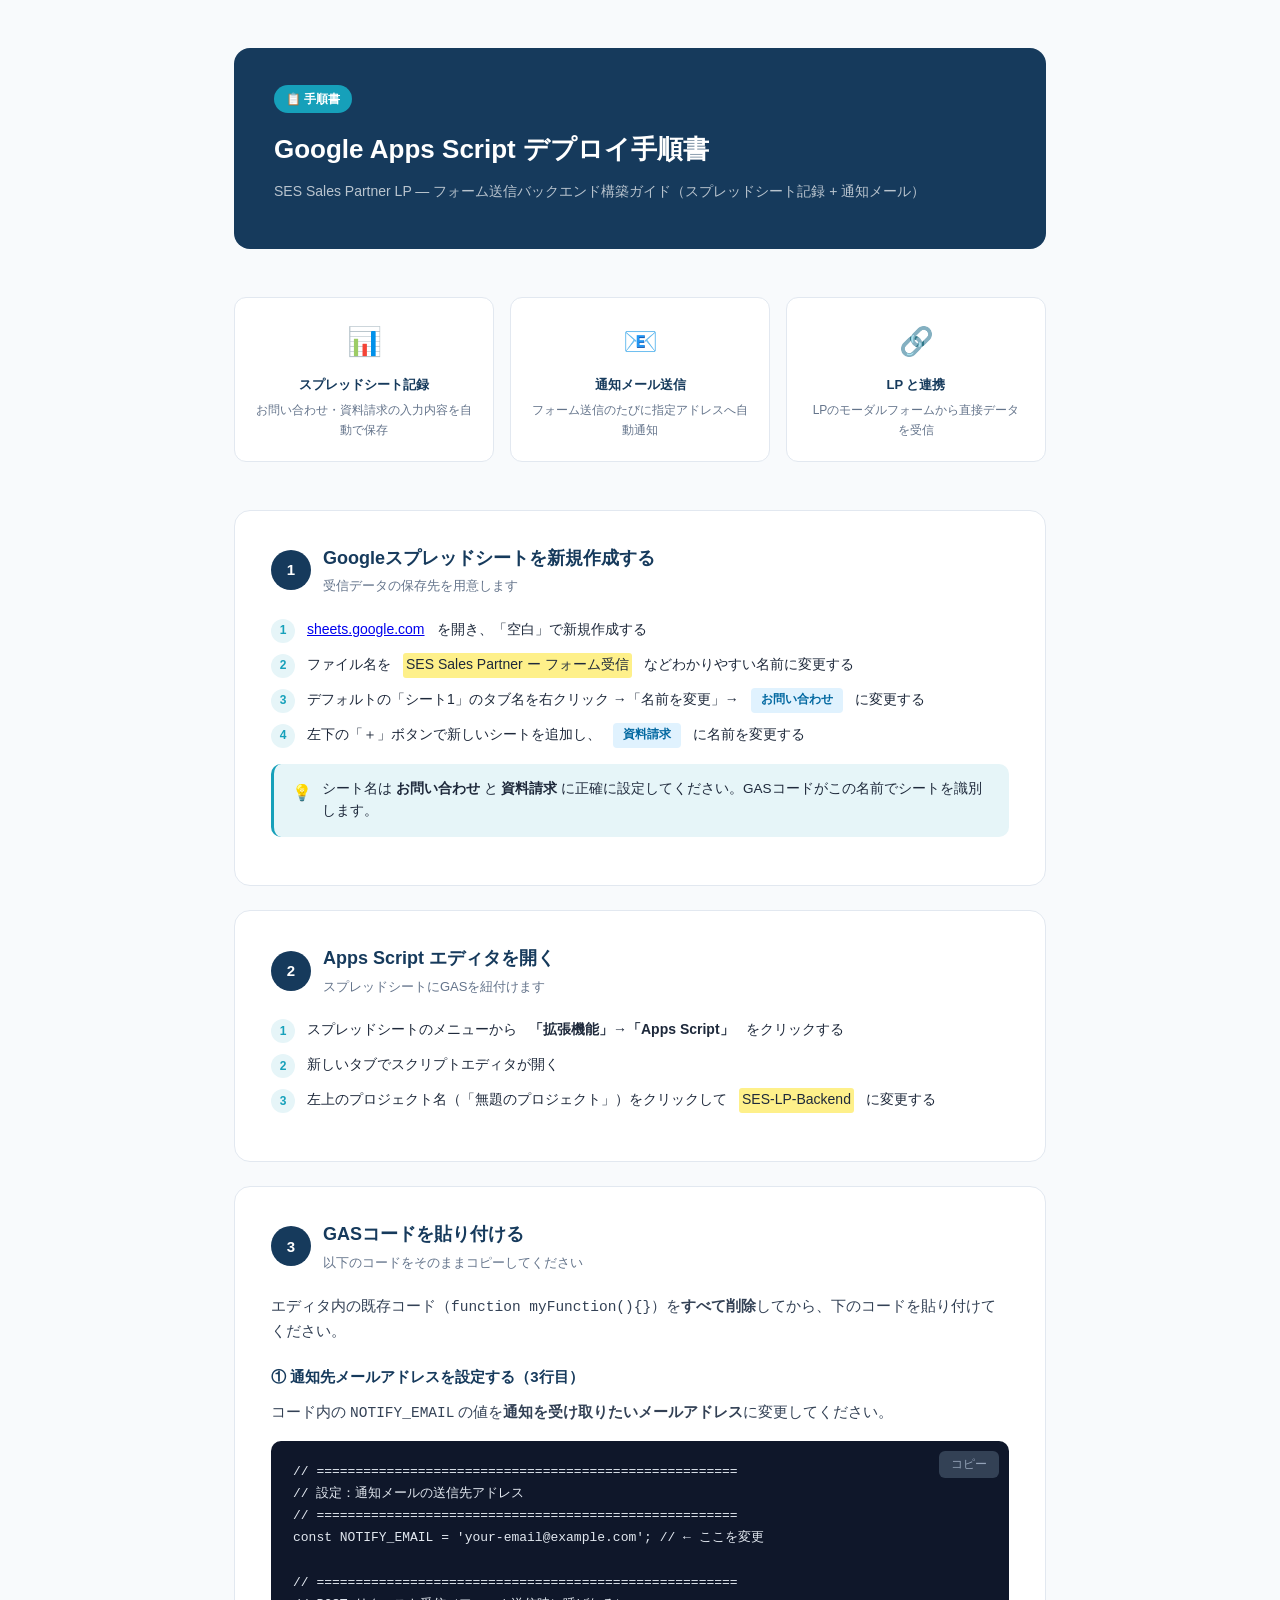
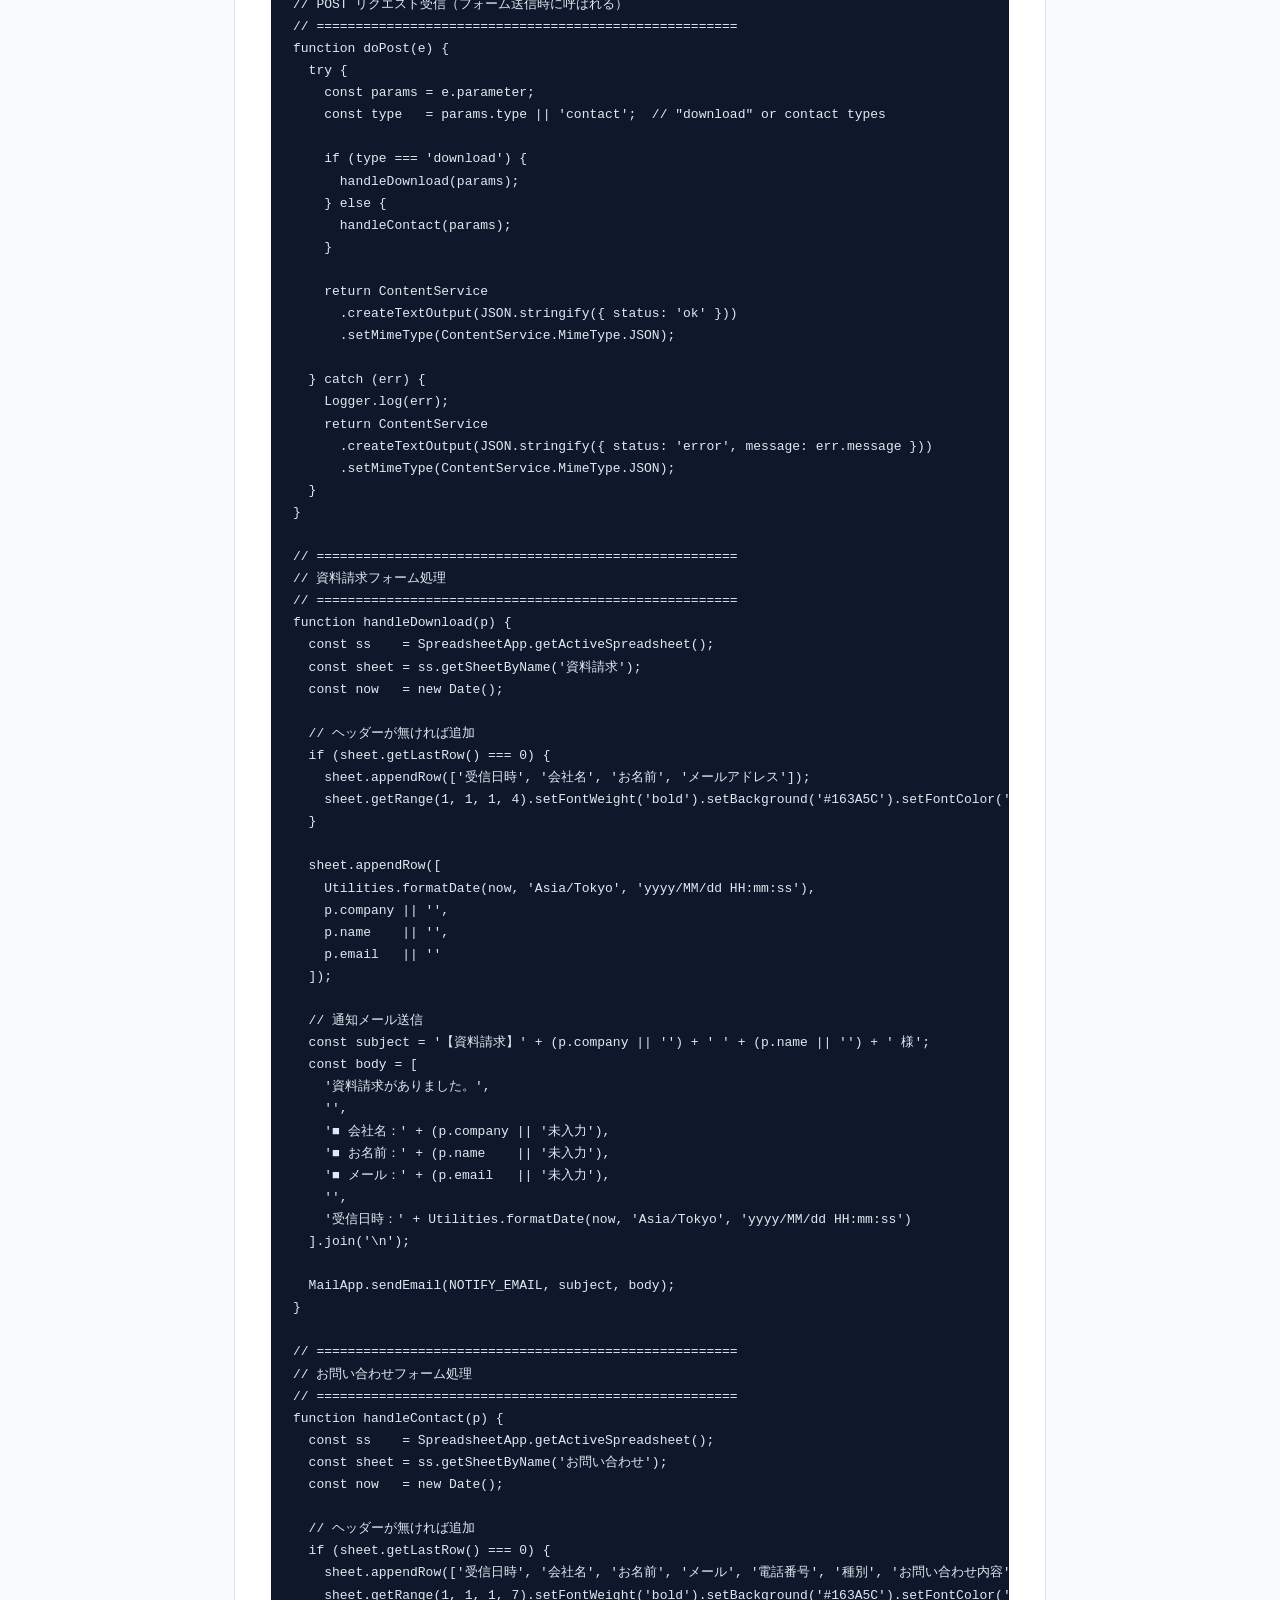
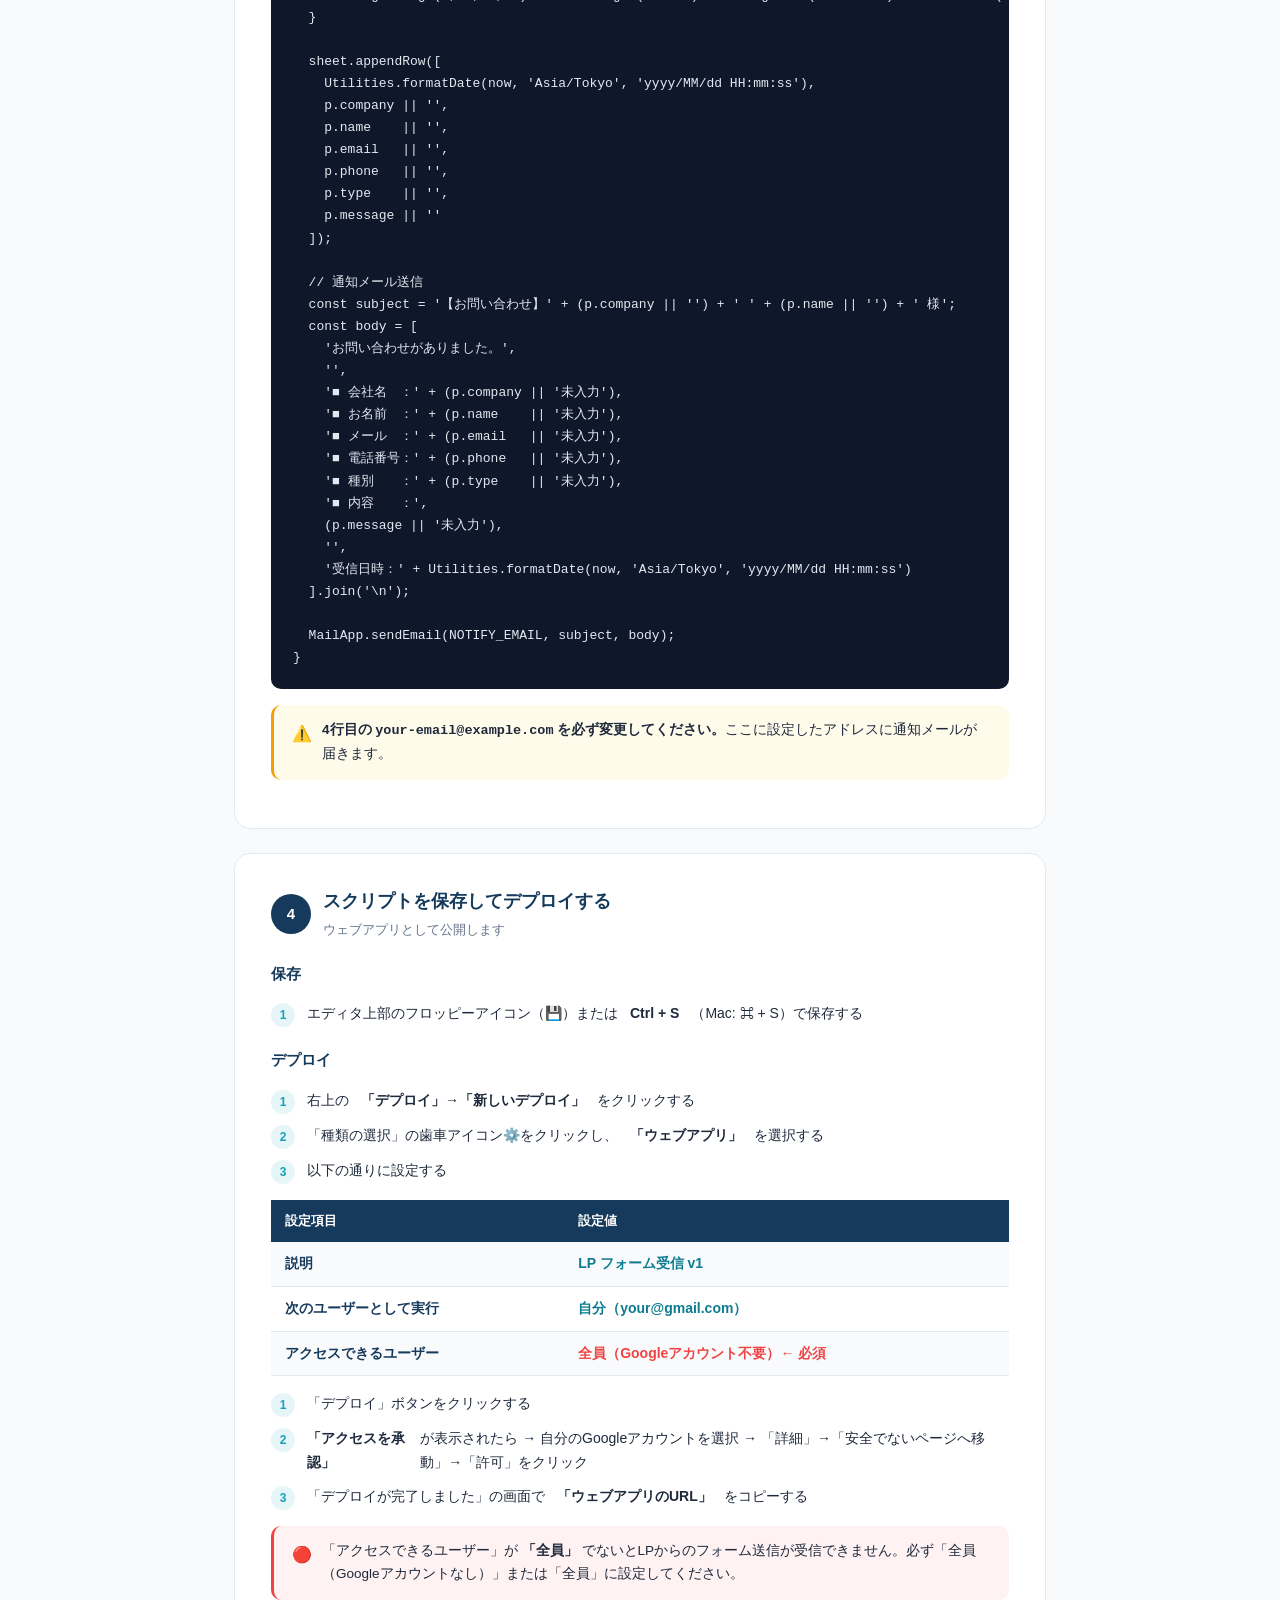
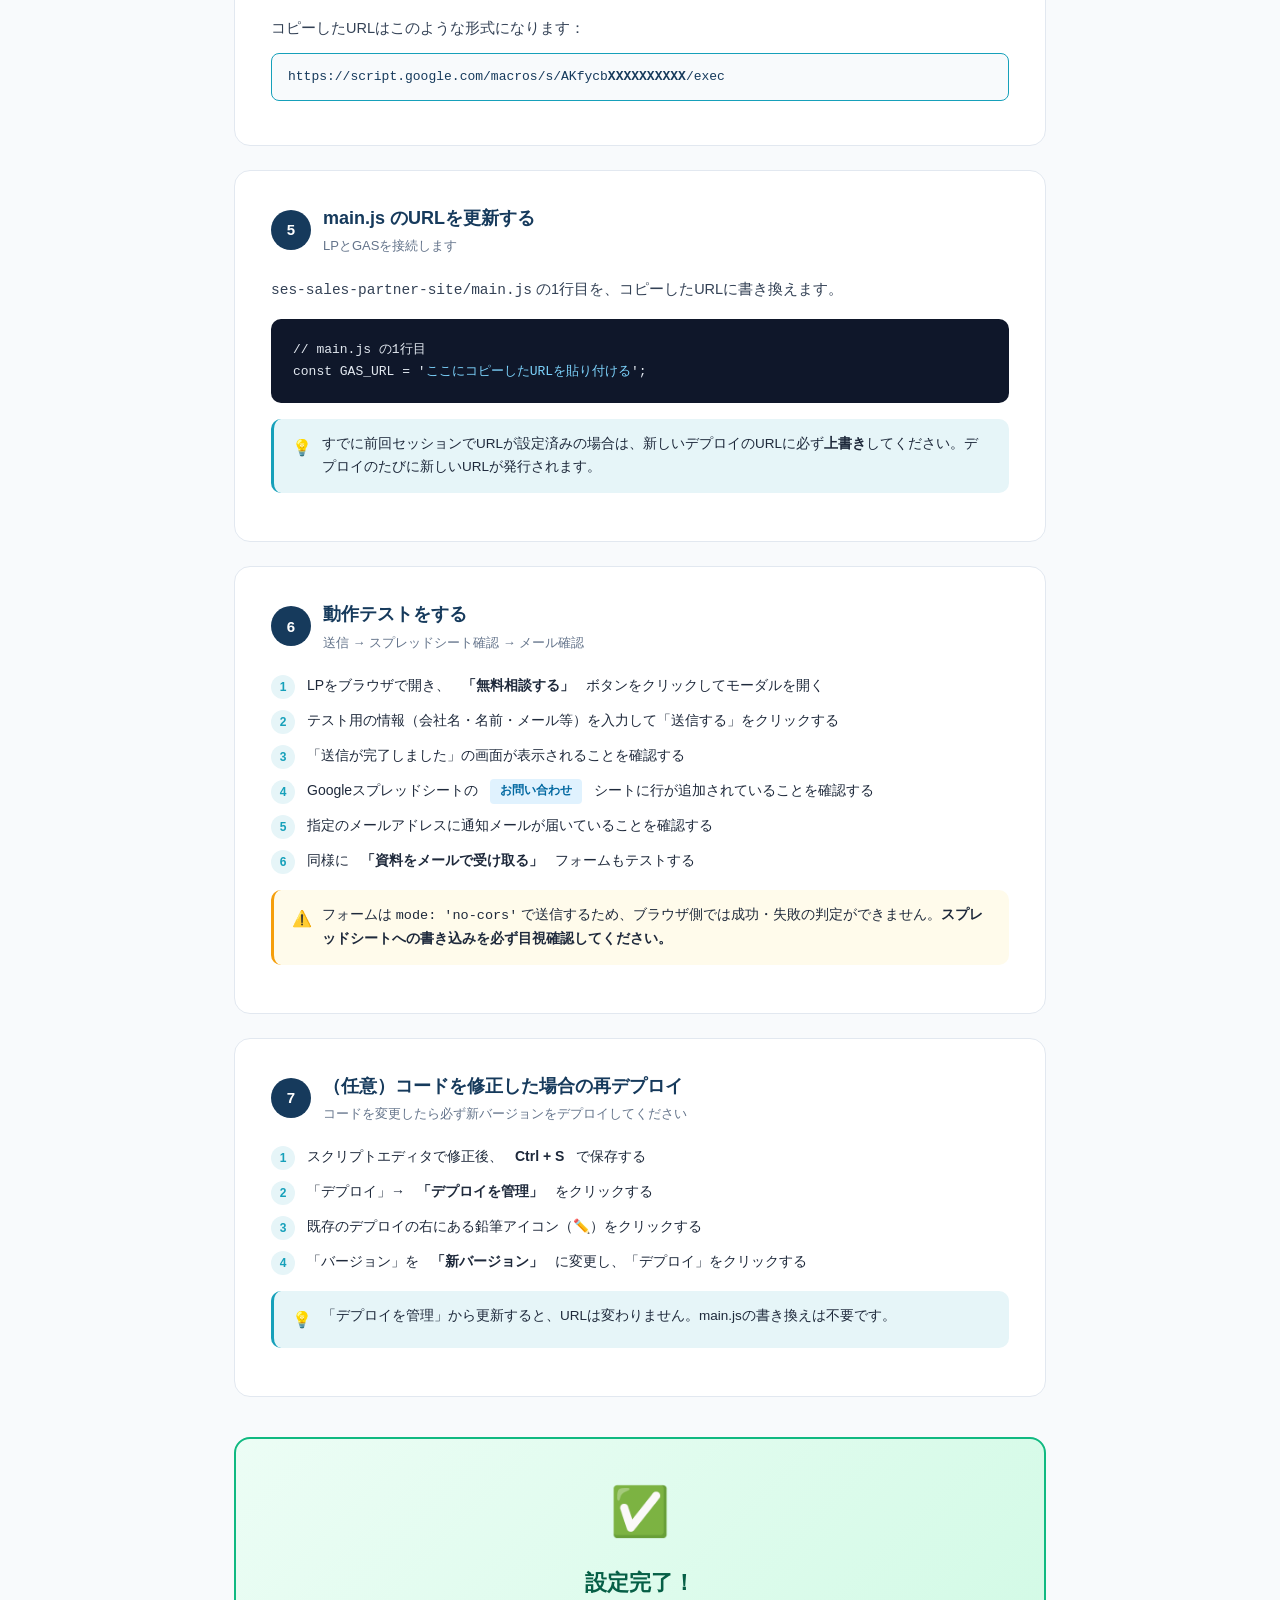
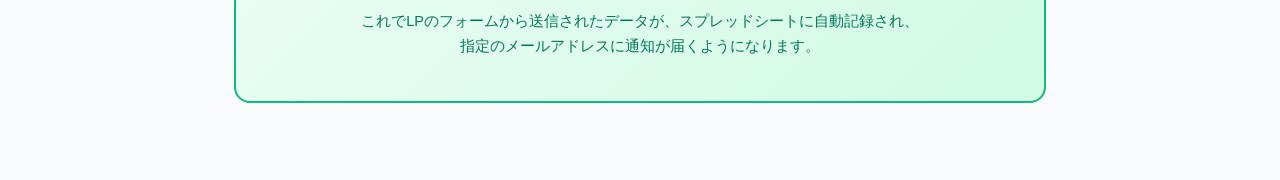
<file: gas-deploy-guide.html>
<!DOCTYPE html>
<html lang="ja">
<head>
<meta charset="UTF-8">
<meta name="viewport" content="width=device-width, initial-scale=1.0">
<title>GAS デプロイ手順書 | SES Sales Partner</title>
<style>
  :root {
    --teal: #16A0BA;
    --teal-light: #E6F5F8;
    --navy: #163A5C;
    --text: #1e293b;
    --muted: #64748b;
    --border: #e2e8f0;
    --bg: #f8fafc;
    --green: #10b981;
    --orange: #f59e0b;
    --red: #ef4444;
  }
  * { box-sizing: border-box; margin: 0; padding: 0; }
  body { font-family: "Noto Sans JP", "Hiragino Sans", sans-serif; color: var(--text); background: var(--bg); line-height: 1.7; }
  .page { max-width: 860px; margin: 0 auto; padding: 48px 24px 80px; }

  /* Header */
  .doc-header { background: var(--navy); color: #fff; border-radius: 16px; padding: 36px 40px; margin-bottom: 48px; }
  .doc-header h1 { font-size: 26px; font-weight: 900; margin-bottom: 8px; }
  .doc-header p { font-size: 14px; color: rgba(255,255,255,0.7); }
  .doc-header .badge { display: inline-flex; align-items: center; gap: 6px; background: var(--teal); color: #fff; font-size: 12px; font-weight: 700; padding: 4px 12px; border-radius: 999px; margin-bottom: 14px; }

  /* Overview */
  .overview { display: grid; grid-template-columns: repeat(3, 1fr); gap: 16px; margin-bottom: 48px; }
  .ov-card { background: #fff; border: 1px solid var(--border); border-radius: 12px; padding: 20px; text-align: center; }
  .ov-icon { font-size: 28px; margin-bottom: 8px; }
  .ov-title { font-size: 13px; font-weight: 700; color: var(--navy); margin-bottom: 4px; }
  .ov-desc { font-size: 12px; color: var(--muted); }

  /* Steps */
  .step { background: #fff; border: 1px solid var(--border); border-radius: 16px; padding: 32px 36px; margin-bottom: 24px; position: relative; }
  .step-num { display: flex; align-items: center; gap: 12px; margin-bottom: 20px; }
  .step-badge { width: 40px; height: 40px; border-radius: 50%; background: var(--navy); color: #fff; font-family: "Inter", sans-serif; font-weight: 800; font-size: 15px; display: flex; align-items: center; justify-content: center; flex-shrink: 0; }
  .step-badge.done { background: var(--green); }
  .step-title { font-size: 18px; font-weight: 800; color: var(--navy); }
  .step-sub { font-size: 13px; color: var(--muted); font-weight: 400; margin-top: 2px; }

  h3 { font-size: 15px; font-weight: 700; margin: 20px 0 10px; color: var(--navy); }
  p { font-size: 14.5px; color: #334155; margin-bottom: 10px; }

  /* Instruction list */
  .inst { counter-reset: inst; list-style: none; display: flex; flex-direction: column; gap: 10px; margin: 16px 0; }
  .inst li { counter-increment: inst; display: flex; gap: 12px; font-size: 14px; }
  .inst li::before { content: counter(inst); min-width: 24px; height: 24px; background: var(--teal-light); color: var(--teal); border-radius: 50%; display: flex; align-items: center; justify-content: center; font-size: 12px; font-weight: 800; flex-shrink: 0; margin-top: 1px; }

  /* Code block */
  .code-wrap { position: relative; margin: 16px 0; }
  pre { background: #0f172a; color: #e2e8f0; border-radius: 10px; padding: 20px 22px; font-size: 13px; line-height: 1.7; overflow-x: auto; font-family: "Fira Code", "SFMono-Regular", Consolas, monospace; }
  .copy-btn { position: absolute; top: 10px; right: 10px; background: #334155; color: #94a3b8; border: none; border-radius: 6px; padding: 5px 12px; font-size: 12px; cursor: pointer; transition: all .15s; }
  .copy-btn:hover { background: var(--teal); color: #fff; }

  /* Callout */
  .callout { border-radius: 10px; padding: 14px 18px; margin: 16px 0; font-size: 13.5px; display: flex; gap: 10px; align-items: flex-start; }
  .callout.info { background: var(--teal-light); border-left: 3px solid var(--teal); }
  .callout.warn { background: #fffbeb; border-left: 3px solid var(--orange); }
  .callout.danger { background: #fef2f2; border-left: 3px solid var(--red); }
  .callout-ico { font-size: 16px; flex-shrink: 0; margin-top: 1px; }

  /* Screenshot placeholder */
  .ss { background: #f1f5f9; border: 2px dashed var(--border); border-radius: 10px; padding: 28px; text-align: center; margin: 16px 0; color: var(--muted); font-size: 13px; }
  .ss strong { display: block; margin-bottom: 4px; color: var(--text); font-size: 14px; }

  /* URL box */
  .url-box { background: #f8fafc; border: 1.5px solid var(--teal); border-radius: 8px; padding: 12px 16px; font-family: monospace; font-size: 13px; color: var(--navy); word-break: break-all; margin: 12px 0; }

  /* Setting table */
  table { width: 100%; border-collapse: collapse; margin: 16px 0; font-size: 14px; }
  th { background: var(--navy); color: #fff; padding: 10px 14px; text-align: left; font-weight: 700; font-size: 13px; }
  td { padding: 10px 14px; border-bottom: 1px solid var(--border); }
  tr:nth-child(even) td { background: #f8fafc; }
  td.key { font-weight: 700; color: var(--navy); white-space: nowrap; }
  td.val { color: var(--teal-dark, #0E7C90); font-weight: 700; }

  /* Completion box */
  .done-box { background: linear-gradient(135deg, #ecfdf5, #d1fae5); border: 2px solid var(--green); border-radius: 16px; padding: 32px; text-align: center; margin-top: 40px; }
  .done-box h2 { font-size: 22px; font-weight: 900; color: #065f46; margin-bottom: 8px; }
  .done-box p { color: #047857; font-size: 14.5px; }

  /* Sheet name tag */
  .sheet-tag { display: inline-block; background: #e0f2fe; color: #0369a1; font-size: 12px; font-weight: 700; padding: 2px 10px; border-radius: 4px; font-family: monospace; }

  /* highlight */
  .hl { background: #fef08a; padding: 0 3px; border-radius: 3px; }

  @media (max-width: 600px) {
    .overview { grid-template-columns: 1fr; }
    .step { padding: 22px 20px; }
    .doc-header { padding: 24px 22px; }
  }
</style>
</head>
<body>
<div class="page">

  <!-- Header -->
  <div class="doc-header">
    <div class="badge">📋 手順書</div>
    <h1>Google Apps Script デプロイ手順書</h1>
    <p>SES Sales Partner LP ― フォーム送信バックエンド構築ガイド（スプレッドシート記録 + 通知メール）</p>
  </div>

  <!-- Overview -->
  <div class="overview">
    <div class="ov-card">
      <div class="ov-icon">📊</div>
      <div class="ov-title">スプレッドシート記録</div>
      <div class="ov-desc">お問い合わせ・資料請求の入力内容を自動で保存</div>
    </div>
    <div class="ov-card">
      <div class="ov-icon">📧</div>
      <div class="ov-title">通知メール送信</div>
      <div class="ov-desc">フォーム送信のたびに指定アドレスへ自動通知</div>
    </div>
    <div class="ov-card">
      <div class="ov-icon">🔗</div>
      <div class="ov-title">LP と連携</div>
      <div class="ov-desc">LPのモーダルフォームから直接データを受信</div>
    </div>
  </div>

  <!-- STEP 1 -->
  <div class="step">
    <div class="step-num">
      <div class="step-badge">1</div>
      <div>
        <div class="step-title">Googleスプレッドシートを新規作成する</div>
        <div class="step-sub">受信データの保存先を用意します</div>
      </div>
    </div>

    <ol class="inst">
      <li><a href="https://sheets.google.com" target="_blank">sheets.google.com</a> を開き、「空白」で新規作成する</li>
      <li>ファイル名を <span class="hl">SES Sales Partner ー フォーム受信</span> などわかりやすい名前に変更する</li>
      <li>デフォルトの「シート1」のタブ名を右クリック →「名前を変更」→ <span class="sheet-tag">お問い合わせ</span> に変更する</li>
      <li>左下の「＋」ボタンで新しいシートを追加し、<span class="sheet-tag">資料請求</span> に名前を変更する</li>
    </ol>

    <div class="callout info">
      <span class="callout-ico">💡</span>
      <span>シート名は <strong>お問い合わせ</strong> と <strong>資料請求</strong> に正確に設定してください。GASコードがこの名前でシートを識別します。</span>
    </div>
  </div>

  <!-- STEP 2 -->
  <div class="step">
    <div class="step-num">
      <div class="step-badge">2</div>
      <div>
        <div class="step-title">Apps Script エディタを開く</div>
        <div class="step-sub">スプレッドシートにGASを紐付けます</div>
      </div>
    </div>

    <ol class="inst">
      <li>スプレッドシートのメニューから <strong>「拡張機能」→「Apps Script」</strong> をクリックする</li>
      <li>新しいタブでスクリプトエディタが開く</li>
      <li>左上のプロジェクト名（「無題のプロジェクト」）をクリックして <span class="hl">SES-LP-Backend</span> に変更する</li>
    </ol>
  </div>

  <!-- STEP 3 -->
  <div class="step">
    <div class="step-num">
      <div class="step-badge">3</div>
      <div>
        <div class="step-title">GASコードを貼り付ける</div>
        <div class="step-sub">以下のコードをそのままコピーしてください</div>
      </div>
    </div>

    <p>エディタ内の既存コード（<code>function myFunction(){}</code>）を<strong>すべて削除</strong>してから、下のコードを貼り付けてください。</p>

    <h3>① 通知先メールアドレスを設定する（3行目）</h3>
    <p>コード内の <code>NOTIFY_EMAIL</code> の値を<strong>通知を受け取りたいメールアドレス</strong>に変更してください。</p>

    <div class="code-wrap">
      <button class="copy-btn" onclick="copyCode(this)">コピー</button>
      <pre>// ======================================================
// 設定：通知メールの送信先アドレス
// ======================================================
const NOTIFY_EMAIL = 'your-email@example.com'; // ← ここを変更

// ======================================================
// POST リクエスト受信（フォーム送信時に呼ばれる）
// ======================================================
function doPost(e) {
  try {
    const params = e.parameter;
    const type   = params.type || 'contact';  // "download" or contact types

    if (type === 'download') {
      handleDownload(params);
    } else {
      handleContact(params);
    }

    return ContentService
      .createTextOutput(JSON.stringify({ status: 'ok' }))
      .setMimeType(ContentService.MimeType.JSON);

  } catch (err) {
    Logger.log(err);
    return ContentService
      .createTextOutput(JSON.stringify({ status: 'error', message: err.message }))
      .setMimeType(ContentService.MimeType.JSON);
  }
}

// ======================================================
// 資料請求フォーム処理
// ======================================================
function handleDownload(p) {
  const ss    = SpreadsheetApp.getActiveSpreadsheet();
  const sheet = ss.getSheetByName('資料請求');
  const now   = new Date();

  // ヘッダーが無ければ追加
  if (sheet.getLastRow() === 0) {
    sheet.appendRow(['受信日時', '会社名', 'お名前', 'メールアドレス']);
    sheet.getRange(1, 1, 1, 4).setFontWeight('bold').setBackground('#163A5C').setFontColor('#ffffff');
  }

  sheet.appendRow([
    Utilities.formatDate(now, 'Asia/Tokyo', 'yyyy/MM/dd HH:mm:ss'),
    p.company || '',
    p.name    || '',
    p.email   || ''
  ]);

  // 通知メール送信
  const subject = '【資料請求】' + (p.company || '') + ' ' + (p.name || '') + ' 様';
  const body = [
    '資料請求がありました。',
    '',
    '■ 会社名：' + (p.company || '未入力'),
    '■ お名前：' + (p.name    || '未入力'),
    '■ メール：' + (p.email   || '未入力'),
    '',
    '受信日時：' + Utilities.formatDate(now, 'Asia/Tokyo', 'yyyy/MM/dd HH:mm:ss')
  ].join('\n');

  MailApp.sendEmail(NOTIFY_EMAIL, subject, body);
}

// ======================================================
// お問い合わせフォーム処理
// ======================================================
function handleContact(p) {
  const ss    = SpreadsheetApp.getActiveSpreadsheet();
  const sheet = ss.getSheetByName('お問い合わせ');
  const now   = new Date();

  // ヘッダーが無ければ追加
  if (sheet.getLastRow() === 0) {
    sheet.appendRow(['受信日時', '会社名', 'お名前', 'メール', '電話番号', '種別', 'お問い合わせ内容']);
    sheet.getRange(1, 1, 1, 7).setFontWeight('bold').setBackground('#163A5C').setFontColor('#ffffff');
  }

  sheet.appendRow([
    Utilities.formatDate(now, 'Asia/Tokyo', 'yyyy/MM/dd HH:mm:ss'),
    p.company || '',
    p.name    || '',
    p.email   || '',
    p.phone   || '',
    p.type    || '',
    p.message || ''
  ]);

  // 通知メール送信
  const subject = '【お問い合わせ】' + (p.company || '') + ' ' + (p.name || '') + ' 様';
  const body = [
    'お問い合わせがありました。',
    '',
    '■ 会社名　：' + (p.company || '未入力'),
    '■ お名前　：' + (p.name    || '未入力'),
    '■ メール　：' + (p.email   || '未入力'),
    '■ 電話番号：' + (p.phone   || '未入力'),
    '■ 種別　　：' + (p.type    || '未入力'),
    '■ 内容　　：',
    (p.message || '未入力'),
    '',
    '受信日時：' + Utilities.formatDate(now, 'Asia/Tokyo', 'yyyy/MM/dd HH:mm:ss')
  ].join('\n');

  MailApp.sendEmail(NOTIFY_EMAIL, subject, body);
}</pre>
    </div>

    <div class="callout warn">
      <span class="callout-ico">⚠️</span>
      <span><strong>4行目の <code>your-email@example.com</code> を必ず変更してください。</strong>ここに設定したアドレスに通知メールが届きます。</span>
    </div>
  </div>

  <!-- STEP 4 -->
  <div class="step">
    <div class="step-num">
      <div class="step-badge">4</div>
      <div>
        <div class="step-title">スクリプトを保存してデプロイする</div>
        <div class="step-sub">ウェブアプリとして公開します</div>
      </div>
    </div>

    <h3>保存</h3>
    <ol class="inst">
      <li>エディタ上部のフロッピーアイコン（💾）または <strong>Ctrl + S</strong>（Mac: ⌘ + S）で保存する</li>
    </ol>

    <h3>デプロイ</h3>
    <ol class="inst">
      <li>右上の <strong>「デプロイ」→「新しいデプロイ」</strong> をクリックする</li>
      <li>「種類の選択」の歯車アイコン⚙️をクリックし、<strong>「ウェブアプリ」</strong> を選択する</li>
      <li>以下の通りに設定する</li>
    </ol>

    <table>
      <tr><th>設定項目</th><th>設定値</th></tr>
      <tr><td class="key">説明</td><td class="val">LP フォーム受信 v1</td></tr>
      <tr><td class="key">次のユーザーとして実行</td><td class="val">自分（your@gmail.com）</td></tr>
      <tr><td class="key">アクセスできるユーザー</td><td class="val" style="color:#ef4444">全員（Googleアカウント不要）← 必須</td></tr>
    </table>

    <ol class="inst" start="4">
      <li>「デプロイ」ボタンをクリックする</li>
      <li><strong>「アクセスを承認」</strong> が表示されたら → 自分のGoogleアカウントを選択 → 「詳細」→「安全でないページへ移動」→「許可」をクリック</li>
      <li>「デプロイが完了しました」の画面で <strong>「ウェブアプリのURL」</strong> をコピーする</li>
    </ol>

    <div class="callout danger">
      <span class="callout-ico">🔴</span>
      <span>「アクセスできるユーザー」が <strong>「全員」</strong> でないとLPからのフォーム送信が受信できません。必ず「全員（Googleアカウントなし）」または「全員」に設定してください。</span>
    </div>

    <p>コピーしたURLはこのような形式になります：</p>
    <div class="url-box">https://script.google.com/macros/s/AKfycb<strong>XXXXXXXXXX</strong>/exec</div>
  </div>

  <!-- STEP 5 -->
  <div class="step">
    <div class="step-num">
      <div class="step-badge">5</div>
      <div>
        <div class="step-title">main.js のURLを更新する</div>
        <div class="step-sub">LPとGASを接続します</div>
      </div>
    </div>

    <p><code>ses-sales-partner-site/main.js</code> の1行目を、コピーしたURLに書き換えます。</p>

    <div class="code-wrap">
      <pre>// main.js の1行目
const GAS_URL = '<span style="color:#7dd3fc">ここにコピーしたURLを貼り付ける</span>';</pre>
    </div>

    <div class="callout info">
      <span class="callout-ico">💡</span>
      <span>すでに前回セッションでURLが設定済みの場合は、新しいデプロイのURLに必ず<strong>上書き</strong>してください。デプロイのたびに新しいURLが発行されます。</span>
    </div>
  </div>

  <!-- STEP 6 -->
  <div class="step">
    <div class="step-num">
      <div class="step-badge">6</div>
      <div>
        <div class="step-title">動作テストをする</div>
        <div class="step-sub">送信 → スプレッドシート確認 → メール確認</div>
      </div>
    </div>

    <ol class="inst">
      <li>LPをブラウザで開き、<strong>「無料相談する」</strong>ボタンをクリックしてモーダルを開く</li>
      <li>テスト用の情報（会社名・名前・メール等）を入力して「送信する」をクリックする</li>
      <li>「送信が完了しました」の画面が表示されることを確認する</li>
      <li>Googleスプレッドシートの <span class="sheet-tag">お問い合わせ</span> シートに行が追加されていることを確認する</li>
      <li>指定のメールアドレスに通知メールが届いていることを確認する</li>
      <li>同様に <strong>「資料をメールで受け取る」</strong> フォームもテストする</li>
    </ol>

    <div class="callout warn">
      <span class="callout-ico">⚠️</span>
      <span>フォームは <code>mode: 'no-cors'</code> で送信するため、ブラウザ側では成功・失敗の判定ができません。<strong>スプレッドシートへの書き込みを必ず目視確認してください。</strong></span>
    </div>
  </div>

  <!-- STEP 7 (optional) -->
  <div class="step">
    <div class="step-num">
      <div class="step-badge">7</div>
      <div>
        <div class="step-title">（任意）コードを修正した場合の再デプロイ</div>
        <div class="step-sub">コードを変更したら必ず新バージョンをデプロイしてください</div>
      </div>
    </div>

    <ol class="inst">
      <li>スクリプトエディタで修正後、<strong>Ctrl + S</strong> で保存する</li>
      <li>「デプロイ」→ <strong>「デプロイを管理」</strong> をクリックする</li>
      <li>既存のデプロイの右にある鉛筆アイコン（✏️）をクリックする</li>
      <li>「バージョン」を <strong>「新バージョン」</strong> に変更し、「デプロイ」をクリックする</li>
    </ol>

    <div class="callout info">
      <span class="callout-ico">💡</span>
      <span>「デプロイを管理」から更新すると、URLは変わりません。main.jsの書き換えは不要です。</span>
    </div>
  </div>

  <!-- Done -->
  <div class="done-box">
    <div style="font-size:48px;margin-bottom:12px;">✅</div>
    <h2>設定完了！</h2>
    <p>これでLPのフォームから送信されたデータが、スプレッドシートに自動記録され、<br>指定のメールアドレスに通知が届くようになります。</p>
  </div>

</div>

<script>
function copyCode(btn) {
  const pre = btn.closest('.code-wrap').querySelector('pre');
  navigator.clipboard.writeText(pre.innerText).then(() => {
    btn.textContent = 'コピー済み ✓';
    setTimeout(() => btn.textContent = 'コピー', 2000);
  });
}
</script>
</body>
</html>
</file>
